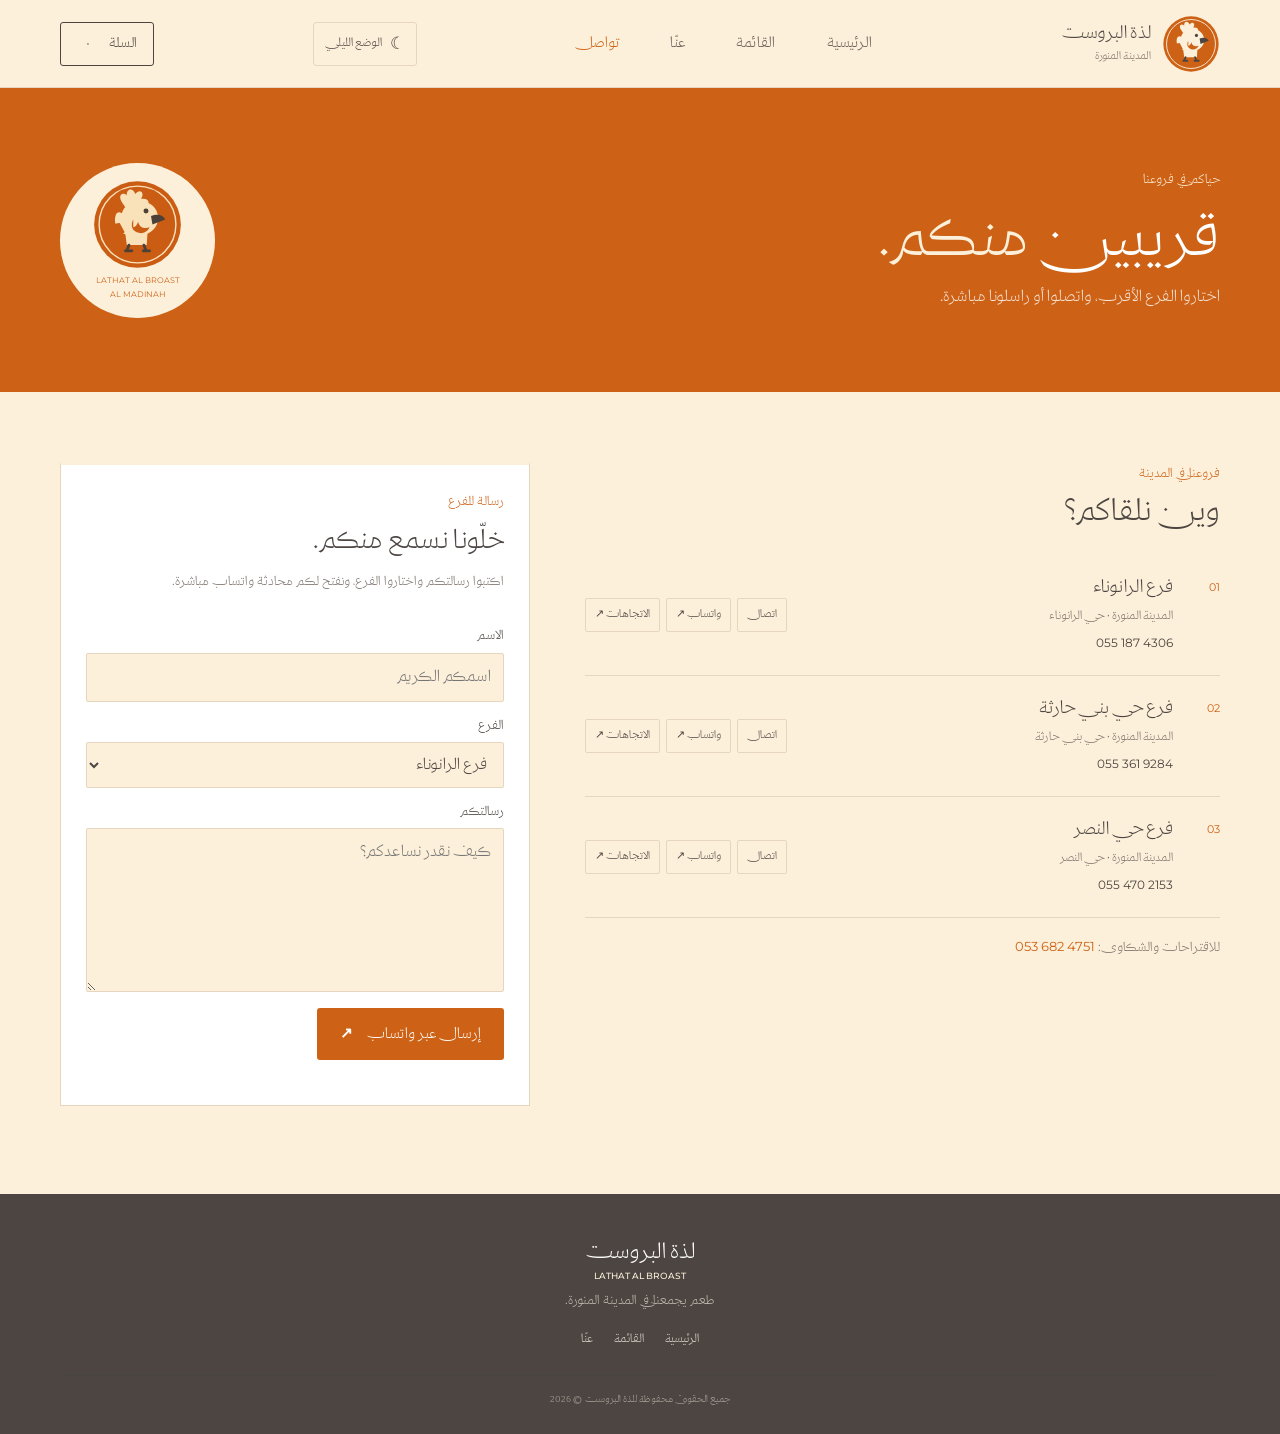
<file: contact.html>
<!doctype html>
<html lang="ar" dir="rtl">
<head>
  <meta charset="utf-8"><meta name="viewport" content="width=device-width, initial-scale=1"><meta name="theme-color" content="#cd6216">
  <meta name="description" content="تواصل مع فروع لذة البروست في المدينة المنورة: الرانوناء، بني حارثة وحي النصر.">
  <title>الفروع والتواصل | لذة البروست</title>
  <link rel="preconnect" href="https://fonts.googleapis.com"><link rel="preconnect" href="https://fonts.gstatic.com" crossorigin><link href="https://fonts.googleapis.com/css2?family=Montserrat:wght@500;600;700;800&display=swap" rel="stylesheet">
  <link rel="stylesheet" href="style.css"><script src="script.js" defer></script>
</head>
<body>
  <header class="site-header"><a class="brand" href="index.html" aria-label="لذة البروست، الرئيسية"><img src="ladhat-logo.svg" alt="شعار لذة البروست"><span class="brand-name">لذة البروست<small>المدينة المنورة</small></span></a><button class="menu-toggle" type="button" aria-expanded="false" aria-controls="main-nav" aria-label="فتح القائمة"><span></span><span></span></button><nav class="main-nav" id="main-nav" aria-label="التنقل الرئيسي"><a href="index.html">الرئيسية</a><a href="menu.html">القائمة</a><a href="about.html">عنّا</a><a class="is-current" href="contact.html">تواصل</a></nav><button class="cart-trigger" type="button" data-open-cart aria-label="فتح سلة الطلبات">السلة <span class="cart-count" data-cart-count>0</span></button></header>
  <main>
    <section class="contact-hero"><div class="section-wrap contact-hero-inner"><div><p class="eyebrow">حياكم في فروعنا</p><h1>قريبين <span>منكم.</span></h1><p>اختاروا الفرع الأقرب، واتصلوا أو راسلونا مباشرة.</p></div><div class="contact-hero-mark"><img src="ladhat-logo.svg" alt="شعار لذة البروست"><span lang="en" dir="ltr">LATHAT AL BROAST<br>AL MADINAH</span></div></div></section>
    <section class="contact-layout section-wrap"><div class="branch-column"><div class="section-heading"><p class="eyebrow">فروعنا في المدينة</p><h2>وين نلقاكم؟</h2></div>
      <article class="branch-card"><span class="branch-number">01</span><div class="branch-info"><h3>فرع الرانوناء</h3><p>المدينة المنورة · حي الرانوناء</p><span class="branch-phone" dir="ltr">055 187 4306</span></div><div class="branch-actions"><a href="tel:+966551874306" aria-label="اتصل بفرع الرانوناء">اتصال</a><a href="https://wa.me/966551874306" target="_blank" rel="noopener">واتساب ↗</a><a href="https://www.google.com/maps/search/?api=1&query=24.4906%2C39.6004" target="_blank" rel="noopener">الاتجاهات ↗</a></div></article>
      <article class="branch-card"><span class="branch-number">02</span><div class="branch-info"><h3>فرع حي بني حارثة</h3><p>المدينة المنورة · حي بني حارثة</p><span class="branch-phone" dir="ltr">055 361 9284</span></div><div class="branch-actions"><a href="tel:+966553619284" aria-label="اتصل بفرع حي بني حارثة">اتصال</a><a href="https://wa.me/966553619284" target="_blank" rel="noopener">واتساب ↗</a><a href="https://www.google.com/maps/search/?api=1&query=24.5203%2C39.6227" target="_blank" rel="noopener">الاتجاهات ↗</a></div></article>
      <article class="branch-card"><span class="branch-number">03</span><div class="branch-info"><h3>فرع حي النصر</h3><p>المدينة المنورة · حي النصر</p><span class="branch-phone" dir="ltr">055 470 2153</span></div><div class="branch-actions"><a href="tel:+966554702153" aria-label="اتصل بفرع حي النصر">اتصال</a><a href="https://wa.me/966554702153" target="_blank" rel="noopener">واتساب ↗</a><a href="https://www.google.com/maps/search/?api=1&query=24.4582%2C39.5791" target="_blank" rel="noopener">الاتجاهات ↗</a></div></article>
      <p class="contact-note">للاقتراحات والشكاوى: <a href="tel:+966536824751" dir="ltr">053 682 4751</a></p>
    </div>
    <form class="contact-form" data-contact-form><p class="eyebrow">رسالة للفرع</p><h2>خلّونا نسمع منكم.</h2><p class="form-intro">اكتبوا رسالتكم واختاروا الفرع، ونفتح لكم محادثة واتساب مباشرة.</p><label for="contact-name">الاسم</label><input id="contact-name" name="name" autocomplete="name" required placeholder="اسمكم الكريم"><label for="contact-branch">الفرع</label><select id="contact-branch" name="branch"><option value="966551874306">فرع الرانوناء</option><option value="966553619284">فرع حي بني حارثة</option><option value="966554702153">فرع حي النصر</option></select><label for="contact-message">رسالتكم</label><textarea id="contact-message" name="message" rows="5" required placeholder="كيف نقدر نساعدكم؟"></textarea><button class="button button-red" type="submit">إرسال عبر واتساب <span aria-hidden="true">↗</span></button><p class="form-status" data-form-status aria-live="polite"></p></form></section>
  </main>
  <footer class="site-footer"><a class="footer-brand" href="index.html">لذة البروست <span lang="en" dir="ltr">LATHAT AL BROAST</span></a><p>طعم يجمعنا في المدينة المنورة.</p><div class="footer-links"><a href="index.html">الرئيسية</a><a href="menu.html">القائمة</a><a href="about.html">عنّا</a></div><small>جميع الحقوق محفوظة للذة البروست © <span data-year></span></small></footer>
  <dialog class="cart-dialog" data-cart-dialog aria-labelledby="cart-title"><div class="cart-panel"><div class="cart-heading"><div><p class="eyebrow">طلبكم يبدأ من هنا</p><h2 id="cart-title">سلة الطلبات <span data-cart-count>0</span></h2></div><button class="icon-close" type="button" data-close-cart aria-label="إغلاق السلة">×</button></div><div class="cart-items" data-cart-items></div><div class="cart-empty" data-cart-empty><span aria-hidden="true">＋</span><p>السلة تنتظر اختياراتكم</p><a href="menu.html">روحوا للقائمة</a></div><div class="cart-checkout"><label for="cart-branch">اختاروا الفرع</label><select id="cart-branch" data-branch-select><option value="966551874306">فرع الرانوناء</option><option value="966553619284">فرع حي بني حارثة</option><option value="966554702153">فرع حي النصر</option></select><div class="cart-total"><span>الإجمالي</span><strong data-cart-total>0 ر.س</strong></div><button class="button button-red checkout-button" type="button" data-checkout>إرسال الطلب عبر واتساب <span aria-hidden="true">↗</span></button><p class="cart-hint">سيتم فتح واتساب لإرسال تفاصيل طلبكم للفرع المختار.</p></div></div></dialog>
</body>
</html>
</file>
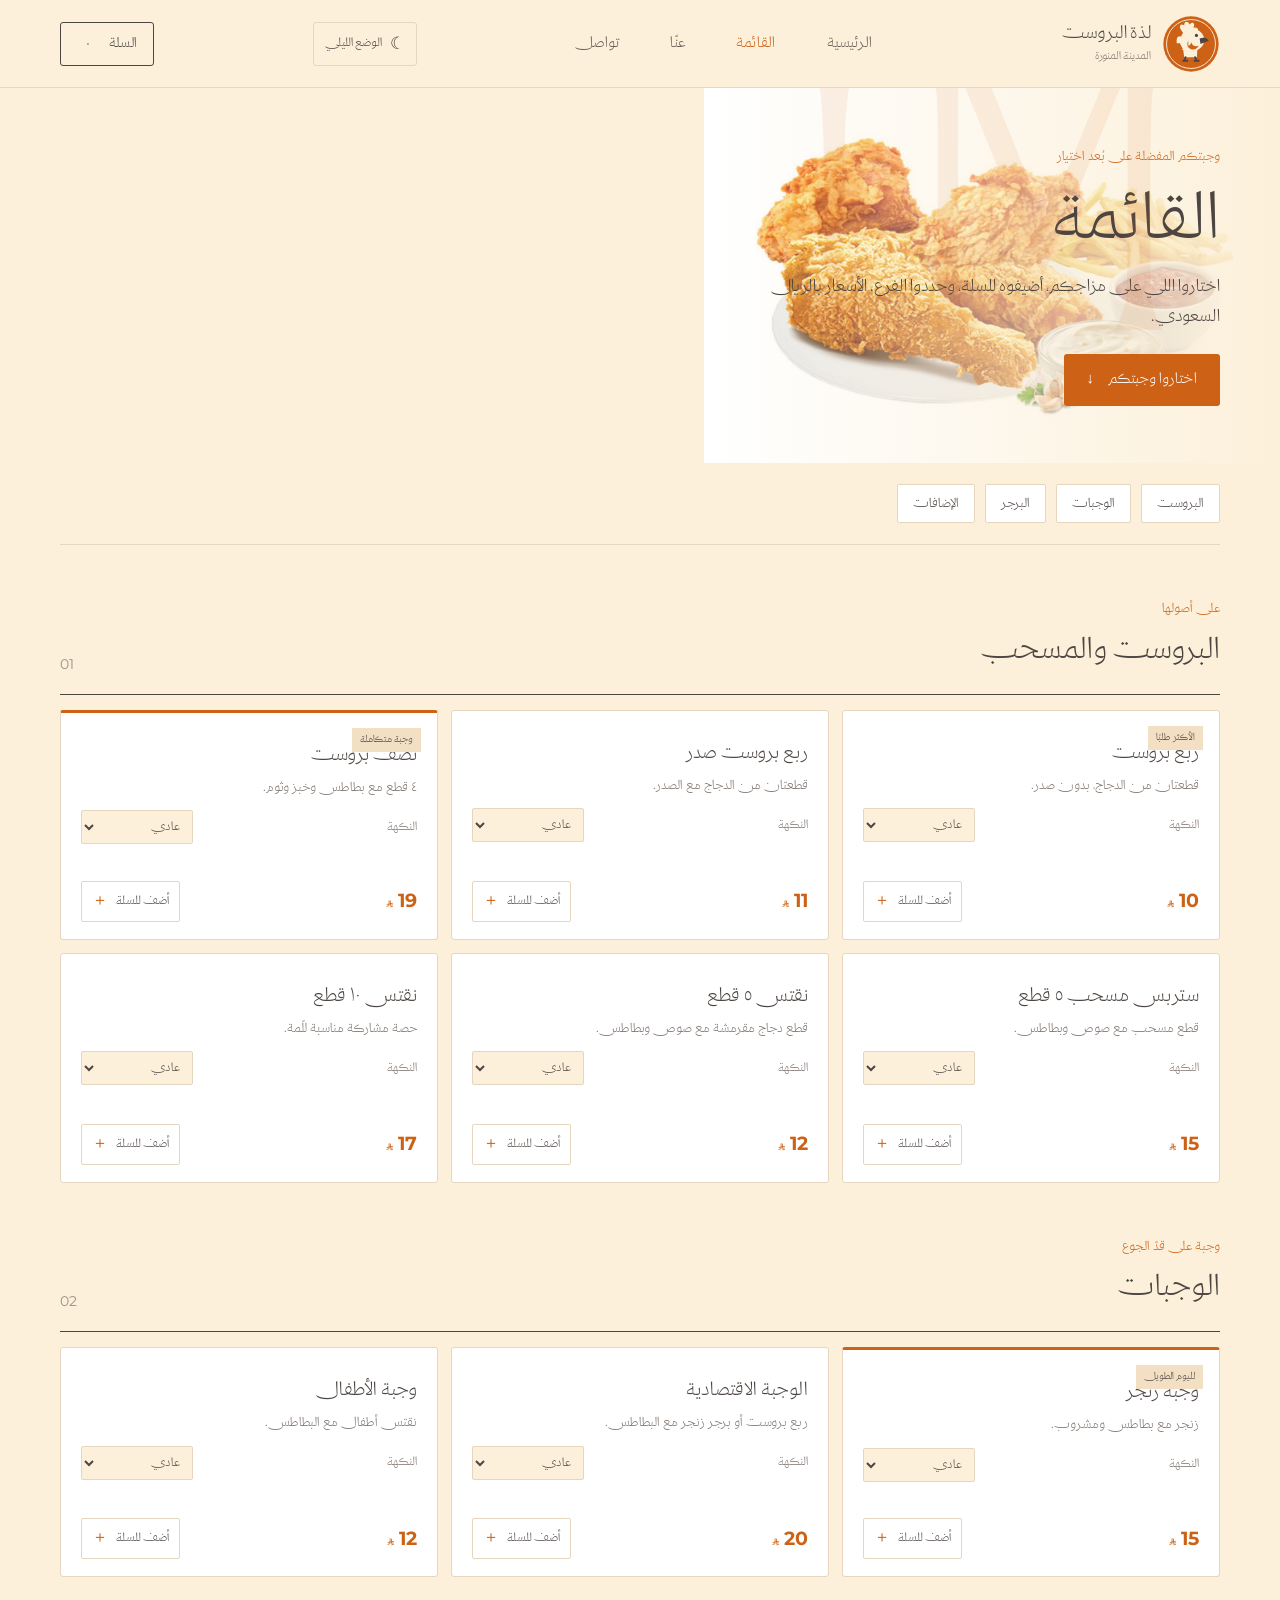
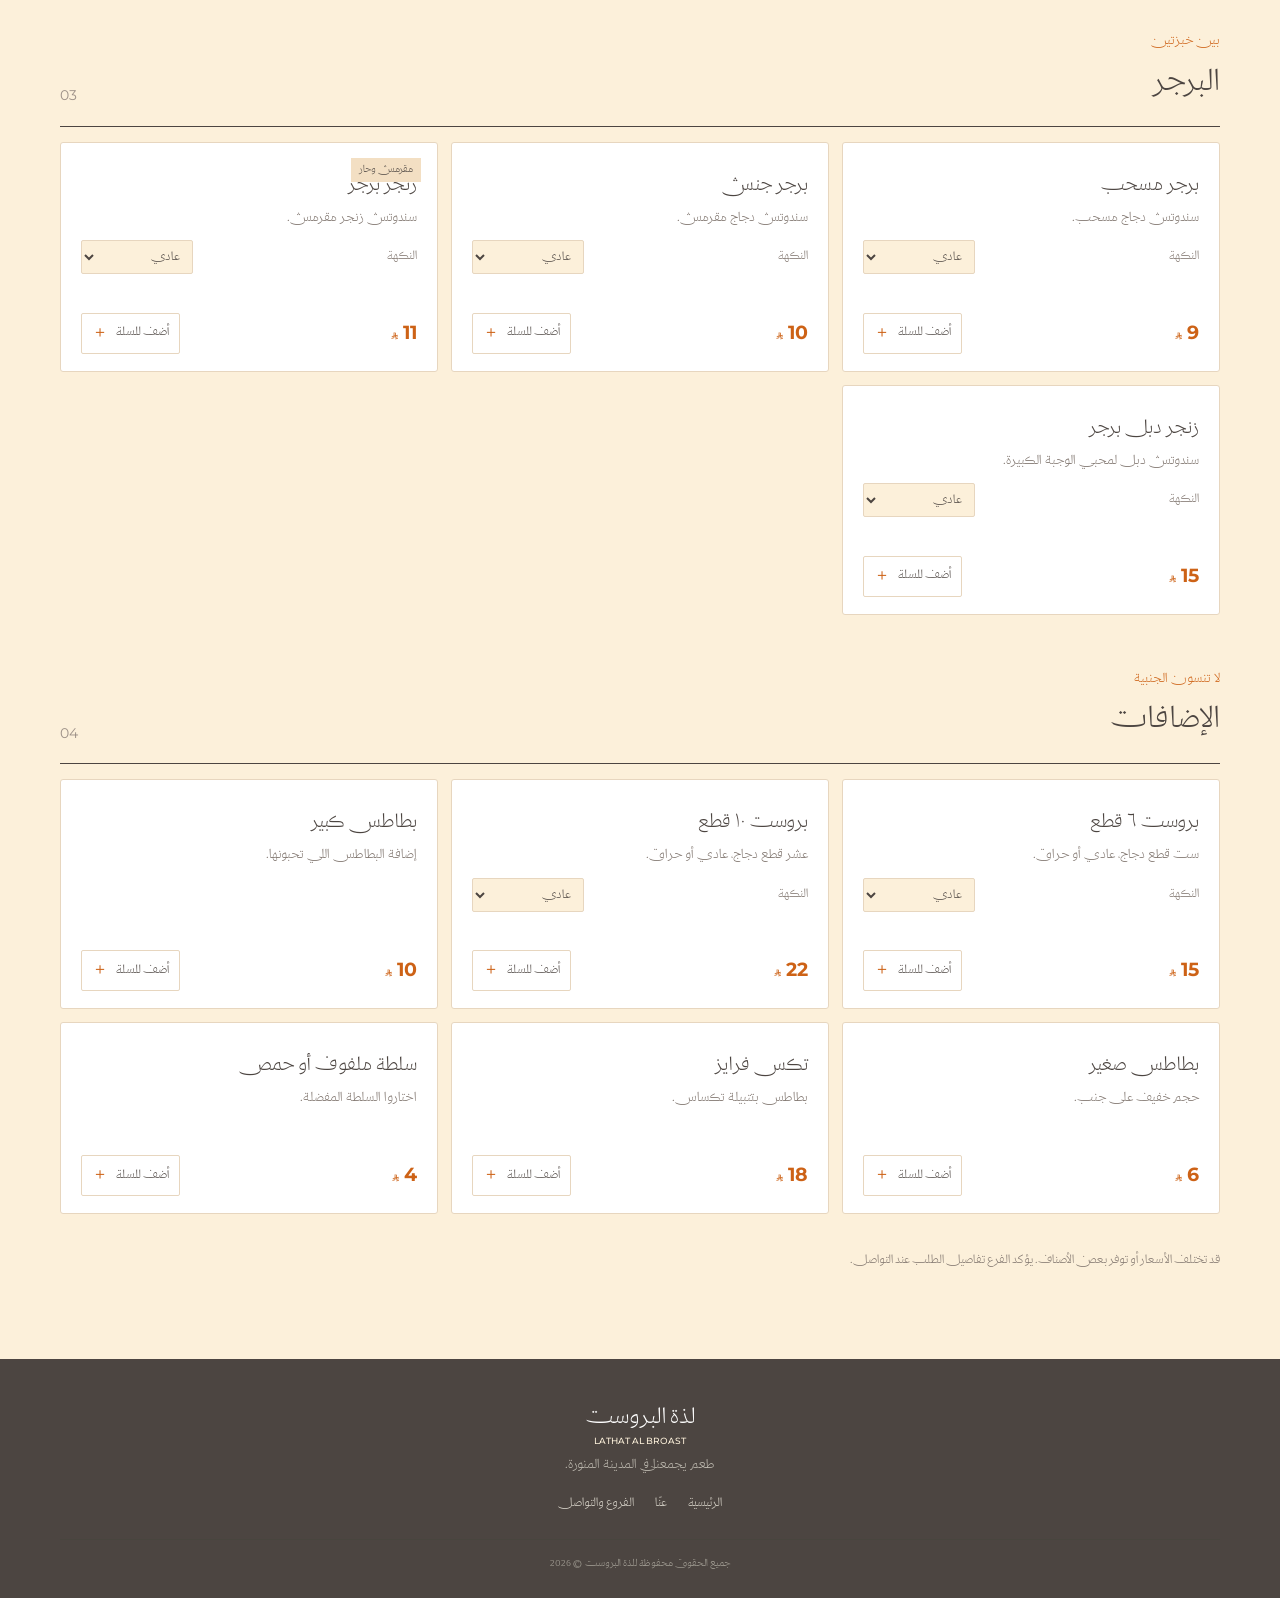
<file: menu.html>
<!doctype html>
<html lang="ar" dir="rtl">
<head>
  <meta charset="utf-8"><meta name="viewport" content="width=device-width, initial-scale=1"><meta name="theme-color" content="#cd6216">
  <meta name="description" content="قائمة لذة البروست في المدينة المنورة: بروست، مسحب، برجر ووجبات عائلية بأسعار واضحة.">
  <title>القائمة | لذة البروست</title>
  <link rel="preconnect" href="https://fonts.googleapis.com"><link rel="preconnect" href="https://fonts.gstatic.com" crossorigin><link href="https://fonts.googleapis.com/css2?family=Montserrat:wght@500;600;700;800&display=swap" rel="stylesheet">
  <link rel="stylesheet" href="style.css"><script src="script.js" defer></script>
</head>
<body>
  <header class="site-header"><a class="brand" href="index.html" aria-label="لذة البروست، الرئيسية"><img src="ladhat-logo.svg" alt="شعار لذة البروست"><span class="brand-name">لذة البروست<small>المدينة المنورة</small></span></a><button class="menu-toggle" type="button" aria-expanded="false" aria-controls="main-nav" aria-label="فتح القائمة"><span></span><span></span></button><nav class="main-nav" id="main-nav" aria-label="التنقل الرئيسي"><a href="index.html">الرئيسية</a><a class="is-current" href="menu.html">القائمة</a><a href="about.html">عنّا</a><a href="contact.html">تواصل</a></nav><button class="cart-trigger" type="button" data-open-cart aria-label="فتح سلة الطلبات">السلة <span class="cart-count" data-cart-count>0</span></button></header>
  <main>
    <section class="page-hero menu-hero"><div class="section-wrap page-hero-inner"><p class="eyebrow">وجبتكم المفضلة على بُعد اختيار</p><h1>القائمة</h1><p>اختاروا اللي على مزاجكم، أضيفوه للسلة، وحددوا الفرع. الأسعار بالريال السعودي.</p><a class="button button-red" href="#menu-list">اختاروا وجبتكم <span aria-hidden="true">↓</span></a><span class="page-hero-scribble" aria-hidden="true">M!</span></div><div class="menu-hero-image"><img src="نص.jpg" alt="وجبة بروست مع البطاطس"></div></section>
    <nav class="menu-categories section-wrap" aria-label="أقسام القائمة"><a href="#broast">البروست</a><a href="#meals">الوجبات</a><a href="#burgers">البرجر</a><a href="#sides">الإضافات</a></nav>
    <div class="section-wrap menu-content" id="menu-list">
      <section class="menu-section" id="broast"><div class="menu-section-heading"><div><p class="eyebrow">على أصولها</p><h2>البروست والمسحب</h2></div><span>01</span></div><div class="product-grid">
        <article class="product-card"><div class="product-mark">الأكثر طلبًا</div><h3>ربع بروست</h3><p>قطعتان من الدجاج، بدون صدر.</p><div class="product-buy"><strong>10 <small>ر.س</small></strong><button type="button" data-add-to-cart data-id="quarter" data-name="ربع بروست" data-price="10">أضف للسلة <span>＋</span></button></div></article>
        <article class="product-card"><h3>ربع بروست صدر</h3><p>قطعتان من الدجاج مع الصدر.</p><div class="product-buy"><strong>11 <small>ر.س</small></strong><button type="button" data-add-to-cart data-id="quarter-breast" data-name="ربع بروست صدر" data-price="11">أضف للسلة <span>＋</span></button></div></article>
        <article class="product-card product-card-highlight"><div class="product-mark">وجبة متكاملة</div><h3>نصف بروست</h3><p>٤ قطع مع بطاطس وخبز وثوم.</p><div class="product-buy"><strong>19 <small>ر.س</small></strong><button type="button" data-add-to-cart data-id="half-broast" data-name="نصف بروست" data-price="19">أضف للسلة <span>＋</span></button></div></article>
        <article class="product-card"><h3>ستربس مسحب ٥ قطع</h3><p>قطع مسحب مع صوص وبطاطس.</p><div class="product-buy"><strong>15 <small>ر.س</small></strong><button type="button" data-add-to-cart data-id="strips-5" data-name="ستربس مسحب ٥ قطع" data-price="15">أضف للسلة <span>＋</span></button></div></article>
        <article class="product-card"><h3>نقتس ٥ قطع</h3><p>قطع دجاج مقرمشة مع صوص وبطاطس.</p><div class="product-buy"><strong>12 <small>ر.س</small></strong><button type="button" data-add-to-cart data-id="nuggets-5" data-name="نقتس ٥ قطع" data-price="12">أضف للسلة <span>＋</span></button></div></article>
        <article class="product-card"><h3>نقتس ١٠ قطع</h3><p>حصة مشاركة مناسبة للّمة.</p><div class="product-buy"><strong>17 <small>ر.س</small></strong><button type="button" data-add-to-cart data-id="nuggets-10" data-name="نقتس ١٠ قطع" data-price="17">أضف للسلة <span>＋</span></button></div></article>
      </div></section>
      <section class="menu-section" id="meals"><div class="menu-section-heading"><div><p class="eyebrow">وجبة على قدّ الجوع</p><h2>الوجبات</h2></div><span>02</span></div><div class="product-grid">
        <article class="product-card product-card-highlight"><div class="product-mark">لليوم الطويل</div><h3>وجبة زنجر</h3><p>زنجر مع بطاطس ومشروب.</p><div class="product-buy"><strong>15 <small>ر.س</small></strong><button type="button" data-add-to-cart data-id="zinger-meal" data-name="وجبة زنجر" data-price="15">أضف للسلة <span>＋</span></button></div></article>
        <article class="product-card"><h3>الوجبة الاقتصادية</h3><p>ربع بروست أو برجر زنجر مع البطاطس.</p><div class="product-buy"><strong>20 <small>ر.س</small></strong><button type="button" data-add-to-cart data-id="economy-meal" data-name="الوجبة الاقتصادية" data-price="20">أضف للسلة <span>＋</span></button></div></article>
        <article class="product-card"><h3>وجبة الأطفال</h3><p>نقتس أطفال مع البطاطس.</p><div class="product-buy"><strong>12 <small>ر.س</small></strong><button type="button" data-add-to-cart data-id="kids-meal" data-name="وجبة الأطفال" data-price="12">أضف للسلة <span>＋</span></button></div></article>
      </div></section>
      <section class="menu-section" id="burgers"><div class="menu-section-heading"><div><p class="eyebrow">بين خبزتين</p><h2>البرجر</h2></div><span>03</span></div><div class="product-grid">
        <article class="product-card"><h3>برجر مسحب</h3><p>سندوتش دجاج مسحب.</p><div class="product-buy"><strong>9 <small>ر.س</small></strong><button type="button" data-add-to-cart data-id="mosaheb-burger" data-name="برجر مسحب" data-price="9">أضف للسلة <span>＋</span></button></div></article>
        <article class="product-card"><h3>برجر جنش</h3><p>سندوتش دجاج مقرمش.</p><div class="product-buy"><strong>10 <small>ر.س</small></strong><button type="button" data-add-to-cart data-id="chicken-burger" data-name="برجر جنش" data-price="10">أضف للسلة <span>＋</span></button></div></article>
        <article class="product-card"><div class="product-mark">مقرمش وحار</div><h3>زنجر برجر</h3><p>سندوتش زنجر مقرمش.</p><div class="product-buy"><strong>11 <small>ر.س</small></strong><button type="button" data-add-to-cart data-id="zinger-burger" data-name="زنجر برجر" data-price="11">أضف للسلة <span>＋</span></button></div></article>
        <article class="product-card"><h3>زنجر دبل برجر</h3><p>سندوتش دبل لمحبي الوجبة الكبيرة.</p><div class="product-buy"><strong>15 <small>ر.س</small></strong><button type="button" data-add-to-cart data-id="double-zinger" data-name="زنجر دبل برجر" data-price="15">أضف للسلة <span>＋</span></button></div></article>
      </div></section>
      <section class="menu-section" id="sides"><div class="menu-section-heading"><div><p class="eyebrow">لا تنسون الجنبية</p><h2>الإضافات</h2></div><span>04</span></div><div class="product-grid">
        <article class="product-card"><h3>بروست ٦ قطع</h3><p>ست قطع دجاج، عادي أو حراق.</p><div class="product-buy"><strong>15 <small>ر.س</small></strong><button type="button" data-add-to-cart data-id="broast-6" data-name="بروست ٦ قطع" data-price="15">أضف للسلة <span>＋</span></button></div></article>
        <article class="product-card"><h3>بروست ١٠ قطع</h3><p>عشر قطع دجاج، عادي أو حراق.</p><div class="product-buy"><strong>22 <small>ر.س</small></strong><button type="button" data-add-to-cart data-id="broast-10" data-name="بروست ١٠ قطع" data-price="22">أضف للسلة <span>＋</span></button></div></article>
        <article class="product-card"><h3>بطاطس كبير</h3><p>إضافة البطاطس اللي تحبونها.</p><div class="product-buy"><strong>10 <small>ر.س</small></strong><button type="button" data-add-to-cart data-id="fries-large" data-name="بطاطس كبير" data-price="10">أضف للسلة <span>＋</span></button></div></article>
        <article class="product-card"><h3>بطاطس صغير</h3><p>حجم خفيف على جنب.</p><div class="product-buy"><strong>6 <small>ر.س</small></strong><button type="button" data-add-to-cart data-id="fries-small" data-name="بطاطس صغير" data-price="6">أضف للسلة <span>＋</span></button></div></article>
        <article class="product-card"><h3>تكس فرايز</h3><p>بطاطس بتتبيلة تكساس.</p><div class="product-buy"><strong>18 <small>ر.س</small></strong><button type="button" data-add-to-cart data-id="tex-fries" data-name="تكس فرايز" data-price="18">أضف للسلة <span>＋</span></button></div></article>
        <article class="product-card"><h3>سلطة ملفوف أو حمص</h3><p>اختاروا السلطة المفضلة.</p><div class="product-buy"><strong>4 <small>ر.س</small></strong><button type="button" data-add-to-cart data-id="salad" data-name="سلطة ملفوف أو حمص" data-price="4">أضف للسلة <span>＋</span></button></div></article>
      </div></section>
      <p class="menu-disclaimer">قد تختلف الأسعار أو توفر بعض الأصناف. يؤكد الفرع تفاصيل الطلب عند التواصل.</p>
    </div>
  </main>
  <footer class="site-footer"><a class="footer-brand" href="index.html">لذة البروست <span lang="en" dir="ltr">LATHAT AL BROAST</span></a><p>طعم يجمعنا في المدينة المنورة.</p><div class="footer-links"><a href="index.html">الرئيسية</a><a href="about.html">عنّا</a><a href="contact.html">الفروع والتواصل</a></div><small>جميع الحقوق محفوظة للذة البروست © <span data-year></span></small></footer>
  <dialog class="cart-dialog" data-cart-dialog aria-labelledby="cart-title"><div class="cart-panel"><div class="cart-heading"><div><p class="eyebrow">طلبكم يبدأ من هنا</p><h2 id="cart-title">سلة الطلبات <span data-cart-count>0</span></h2></div><button class="icon-close" type="button" data-close-cart aria-label="إغلاق السلة">×</button></div><div class="cart-items" data-cart-items></div><div class="cart-empty" data-cart-empty><span aria-hidden="true">＋</span><p>السلة تنتظر اختياراتكم</p><a href="menu.html">روحوا للقائمة</a></div><div class="cart-checkout"><label for="cart-branch">اختاروا الفرع</label><select id="cart-branch" data-branch-select><option value="966551874306">فرع الرانوناء</option><option value="966553619284">فرع حي بني حارثة</option><option value="966554702153">فرع حي النصر</option></select><div class="cart-total"><span>الإجمالي</span><strong data-cart-total>0 ر.س</strong></div><button class="button button-red checkout-button" type="button" data-checkout>إرسال الطلب عبر واتساب <span aria-hidden="true">↗</span></button><p class="cart-hint">سيتم فتح واتساب لإرسال تفاصيل طلبكم للفرع المختار.</p></div></div></dialog>
</body>
</html>
</file>
<file: style.css>
@font-face {
  font-family: "Hayyakum";
  src: url("Elgharib-Hayyakum-Allah-Taweel-Light.ttf") format("truetype");
  font-style: normal;
  font-weight: 300 800;
  font-display: swap;
}

:root {
  color-scheme: light;
  --red: #cd6216;
  --red-dark: #a94e11;
  --yellow: #fcf0da;
  --yellow-soft: #f3dfc3;
  --ink: #4c4541;
  --muted: #7c716a;
  --paper: #fcf0da;
  --line: #e7d6bf;
  --green: #4c4541;
  --font-ar: "Hayyakum", "Tahoma", sans-serif;
  --font-en: "Montserrat", sans-serif;
}

* { box-sizing: border-box; }
html { scroll-behavior: smooth; scroll-padding-block-start: 5rem; }
body { margin: 0; color: var(--ink); background: var(--paper); font-family: var(--font-ar); font-size: 16px; line-height: 1.8; }
body:has(.cart-dialog[open]) { overflow: hidden; }
button, input, select, textarea { font: inherit; }
button, a { -webkit-tap-highlight-color: transparent; }
a { color: inherit; text-decoration: none; }
button { color: inherit; }
img { display: block; max-inline-size: 100%; }
::selection { color: var(--ink); background: var(--yellow); }
.section-wrap { inline-size: min(1160px, calc(100% - 56px)); margin-inline: auto; }
.site-header { position: relative; z-index: 10; display: flex; align-items: center; justify-content: space-between; min-block-size: 88px; padding-inline: max(28px, calc((100vw - 1160px) / 2)); background: var(--paper); border-block-end: 1px solid var(--line); }
.brand { display: inline-flex; align-items: center; gap: 11px; min-inline-size: 190px; }
.brand img { inline-size: 58px; block-size: 58px; object-fit: contain; }
.brand-name { display: grid; font-size: 18px; font-weight: 700; line-height: 1.25; }
.brand-name small { margin-block-start: 4px; color: var(--muted); font-size: 11px; font-weight: 400; }
.main-nav { display: flex; align-items: center; gap: clamp(22px, 4vw, 52px); }
.main-nav a { position: relative; padding-block: 11px; color: #655c56; font-size: 15px; transition: color 160ms ease; }
.main-nav a:hover, .main-nav a.is-current { color: var(--red); }
.main-nav a.is-current::after { position: absolute; inset-inline-start: 0; inset-block-end: 3px; inline-size: 15px; block-size: 3px; background: var(--yellow); content: ""; }
.cart-trigger { display: inline-flex; align-items: center; gap: 10px; min-block-size: 44px; padding-inline: 16px; border: 1px solid var(--ink); border-radius: 3px; background: transparent; font-size: 14px; cursor: pointer; transition: background 160ms ease, color 160ms ease; }
.cart-trigger:hover { color: white; background: var(--ink); }
.cart-count { display: inline-grid; place-items: center; min-inline-size: 22px; block-size: 22px; padding-inline: 5px; border-radius: 50%; color: var(--ink); background: var(--yellow); font-family: var(--font-en); font-size: 11px; line-height: 1; }
.menu-toggle { display: none; }

.hero { position: relative; display: grid; grid-template-columns: 1fr 1fr; align-items: center; min-block-size: 590px; padding-block: 58px 72px; }
.hero-copy { z-index: 1; max-inline-size: 530px; padding-block-end: 18px; animation: rise-in 650ms both; }
.eyebrow { display: flex; align-items: center; gap: 9px; margin: 0 0 14px; color: var(--red); font-size: 13px; font-weight: 600; }
.eyebrow-dot { inline-size: 8px; block-size: 8px; border-radius: 50%; background: var(--yellow); box-shadow: 0 0 0 4px rgb(252 240 218 / 70%); }
.hero h1, .page-hero h1, .contact-hero h1 { margin: 0; font-size: clamp(52px, 6.5vw, 84px); font-weight: 700; line-height: 1.18; }
.hero h1 span, .section-heading h2 span, .review-intro h2 span, .story-copy h2 span, .about-cta h2 span, .contact-hero h1 span { color: var(--red); }
.hero-lead { max-inline-size: 440px; margin: 24px 0 27px; color: #635a55; font-size: 18px; line-height: 2; }
.hero-actions { display: flex; align-items: center; flex-wrap: wrap; gap: 22px; }
.button { display: inline-flex; align-items: center; justify-content: center; gap: 14px; min-block-size: 52px; padding: 11px 22px; border: 1px solid transparent; border-radius: 3px; font-size: 15px; font-weight: 600; cursor: pointer; transition: transform 160ms ease, background 160ms ease, color 160ms ease; }
.button:hover { transform: translateY(-2px); }
.button-red { color: white; background: var(--red); }
.button-red:hover { background: var(--red-dark); }
.text-link { display: inline-flex; align-items: center; gap: 10px; border-block-end: 1px solid var(--yellow); font-size: 14px; }
.text-link:hover { color: var(--red); }
.hero-note { display: flex; align-items: center; gap: 12px; margin-block-start: 62px; color: #6b615b; font-size: 12px; }
.note-mark { display: grid; place-items: center; inline-size: 32px; block-size: 32px; border-radius: 50%; color: var(--red); background: var(--yellow); font-size: 19px; }
.hero-note b { display: block; color: var(--ink); font-family: var(--font-en); font-size: 8px; letter-spacing: 0; }
.note-divider { inline-size: 1px; block-size: 23px; background: var(--line); }
.hero-visual { position: relative; min-block-size: 460px; animation: rise-in 700ms 120ms both; }
.hero-visual > img { position: absolute; z-index: 1; inset-block-start: 38px; inset-inline: -32px -50px; inline-size: calc(100% + 82px); block-size: 380px; object-fit: contain; mix-blend-mode: multiply; }
.hero-sun { position: absolute; inset-block-start: 43px; inset-inline-start: 45px; inline-size: 360px; aspect-ratio: 1; border-radius: 50%; background: var(--yellow); }
.hero-sun::after { position: absolute; inset: 19px; border: 1px solid rgb(76 69 65 / 16%); border-radius: 50%; content: ""; }
.hero-stamp { position: absolute; z-index: 2; inset-block-start: 8px; inset-inline-start: 5px; display: grid; place-items: center; inline-size: 97px; aspect-ratio: 1; transform: rotate(-11deg); border: 1px solid var(--red); border-radius: 50%; color: var(--red); background: var(--paper); font-size: 14px; line-height: 1.3; text-align: center; }
.hero-caption { position: absolute; z-index: 2; inset-inline-end: 3px; inset-block-end: 13px; display: flex; align-items: center; gap: 9px; font-size: 12px; }
.caption-line { inline-size: 29px; block-size: 2px; background: var(--red); }
.hero-index { position: absolute; inset-inline-start: 0; inset-block-end: 28px; color: #93877e; font-family: var(--font-en); font-size: 10px; }

.features { padding-block: 63px 100px; }
.section-heading { margin-block-end: 34px; }
.section-heading .eyebrow { margin-block-end: 6px; }
.section-heading h2 { margin: 0; font-size: 38px; line-height: 1.4; }
.feature-grid { display: grid; grid-template-columns: repeat(3, 1fr); border-block: 1px solid var(--line); }
.feature-item { position: relative; min-block-size: 218px; padding: 28px 24px 28px 35px; border-inline-start: 1px solid var(--line); }
.feature-item:last-child { border-inline-start: 0; }
.feature-number { position: absolute; inset-inline-start: 24px; inset-block-start: 27px; color: #93877e; font-family: var(--font-en); font-size: 11px; }
.feature-icon { display: grid; place-items: center; inline-size: 43px; block-size: 43px; border-radius: 50%; font-family: var(--font-en); font-size: 21px; }
.feature-icon-red { color: var(--red); background: #f3dfc3; }
.feature-icon-yellow { color: var(--ink); background: var(--yellow); }
.feature-icon-green { color: white; background: var(--green); }
.feature-item h3 { margin: 16px 0 6px; font-size: 19px; }
.feature-item p { max-inline-size: 290px; margin: 0; color: var(--muted); font-size: 14px; line-height: 1.9; }

.gallery-band { padding-block: 76px 85px; color: white; background: var(--ink); }
.gallery-wrap { display: grid; grid-template-columns: .7fr 1.3fr; align-items: start; gap: 54px; }
.gallery-heading { position: sticky; inset-block-start: 35px; margin-block-start: 16px; }
.gallery-heading .eyebrow { color: var(--yellow); }
.gallery-heading h2 { margin-block-end: 24px; font-size: 39px; }
.gallery-heading h2 span { color: var(--yellow); }
.gallery-grid { display: grid; grid-template-columns: 1fr 1fr; grid-template-rows: 220px 220px; gap: 14px; }
.gallery-photo { position: relative; overflow: hidden; margin: 0; background: #4c4541; }
.gallery-photo img { inline-size: 100%; block-size: 100%; object-fit: cover; transition: transform 450ms ease; }
.gallery-photo:hover img { transform: scale(1.045); }
.gallery-photo::after { position: absolute; inset: 35% 0 0; background: linear-gradient(transparent, rgb(0 0 0 / 67%)); content: ""; }
.gallery-photo figcaption { position: absolute; z-index: 1; inset-inline-start: 17px; inset-block-end: 13px; font-size: 14px; }
.gallery-photo-tall { grid-row: span 2; }
.gallery-photo-red img { object-fit: contain; background: white; }

.reviews { display: grid; grid-template-columns: .7fr 1.3fr; gap: 72px; padding-block: 96px 102px; }
.review-intro h2 { margin: 0; font-size: 42px; line-height: 1.45; }
.review-intro > p:not(.eyebrow) { max-inline-size: 330px; margin: 13px 0 19px; color: var(--muted); }
.button-outline { min-block-size: 44px; padding-inline: 17px; border-color: var(--line); background: transparent; }
.button-outline:hover { border-color: var(--red); color: var(--red); }
.review-list { display: grid; grid-template-columns: 1fr 1fr; gap: 24px; align-content: center; }
.review-card { position: relative; min-block-size: 190px; padding: 22px 24px; border-block-start: 2px solid var(--yellow); background: white; }
.review-prompt-index { color: var(--red); font-family: var(--font-en); font-size: 11px; }
.review-card h3 { margin: 12px 0 4px; font-size: 18px; }
.review-card p { margin: 0 0 15px; color: var(--muted); font-size: 13px; }
.review-card a { display: inline-flex; align-items: center; gap: 8px; border-block-end: 1px solid var(--yellow); font-size: 12px; }
.review-card a:hover { color: var(--red); }
.closing-band { color: white; background: var(--red); }
.closing-inner { display: flex; align-items: center; justify-content: space-between; min-block-size: 255px; padding-block: 35px; }
.closing-inner .eyebrow { color: var(--yellow); }
.closing-inner h2 { margin: 0; font-size: 35px; line-height: 1.45; }
.button-light { color: var(--ink); background: var(--yellow); }
.button-light:hover { background: white; }

.page-hero { position: relative; overflow: hidden; min-block-size: 375px; background: var(--yellow); }
.page-hero-inner { position: relative; z-index: 2; display: flex; flex-direction: column; align-items: flex-start; justify-content: center; min-block-size: 375px; padding-block: 42px; }
.page-hero .eyebrow { color: var(--red); }
.page-hero h1 { font-size: 66px; }
.page-hero-inner > p:not(.eyebrow) { max-inline-size: 520px; margin: 11px 0 21px; color: #4c4541; font-size: 17px; }
.page-hero-scribble { position: absolute; inset-inline-start: 2%; inset-block-start: -77px; color: rgb(205 98 22 / 9%); font-size: 420px; line-height: 1; }
.menu-hero-image { position: absolute; inset-block: 0; inset-inline-start: 0; inline-size: 45%; }
.menu-hero-image::after { position: absolute; inset: 0; background: linear-gradient(90deg, transparent, var(--yellow)); content: ""; }
.menu-hero-image img { inline-size: 100%; block-size: 100%; object-fit: cover; }
.menu-categories { display: flex; align-items: center; gap: 10px; overflow-x: auto; padding-block: 21px; border-block-end: 1px solid var(--line); scrollbar-width: thin; }
.menu-categories a { flex: 0 0 auto; padding: 7px 15px; border: 1px solid var(--line); border-radius: 2px; background: white; font-size: 13px; transition: border-color 160ms ease, color 160ms ease; }
.menu-categories a:hover { border-color: var(--red); color: var(--red); }
.menu-content { padding-block-end: 75px; }
.menu-section { padding-block-start: 52px; scroll-margin-block-start: 28px; }
.menu-section-heading { display: flex; align-items: end; justify-content: space-between; padding-block-end: 17px; border-block-end: 1px solid var(--ink); }
.menu-section-heading .eyebrow { margin-block-end: 2px; }
.menu-section-heading h2 { margin: 0; font-size: 30px; }
.menu-section-heading > span { color: #9d9188; font-family: var(--font-en); font-size: 14px; }
.product-grid { display: grid; grid-template-columns: repeat(3, minmax(0, 1fr)); gap: 13px; padding-block-start: 15px; }
.product-card { position: relative; display: flex; flex-direction: column; min-block-size: 192px; padding: 22px 20px 17px; border: 1px solid var(--line); border-radius: 3px; background: white; transition: border-color 180ms ease, transform 180ms ease; }
.product-card:hover { transform: translateY(-3px); border-color: #cfaf90; }
.product-card-highlight { border-block-start: 3px solid var(--red); }
.product-mark { position: absolute; inset-inline-start: 16px; inset-block-start: 15px; padding: 3px 8px; background: var(--yellow-soft); font-size: 10px; }
.product-card h3 { margin: 3px 0 4px; font-size: 19px; }
.product-card p { margin: 0; color: var(--muted); font-size: 13px; }
.product-buy { display: flex; align-items: center; justify-content: space-between; gap: 10px; margin-block-start: auto; padding-block-start: 18px; }
.product-buy > strong { color: var(--red); font-family: var(--font-en), var(--font-ar); font-size: 19px; }
.product-buy > strong small { font-family: var(--font-ar); font-size: 11px; font-weight: 400; }
.product-buy button { display: inline-flex; align-items: center; gap: 8px; min-block-size: 36px; padding: 5px 10px; border: 1px solid var(--line); border-radius: 2px; background: white; font-size: 12px; cursor: pointer; transition: color 150ms ease, border-color 150ms ease, background 150ms ease; }
.product-buy button:hover { border-color: var(--red); color: white; background: var(--red); }
.product-buy button span { color: var(--red); font-size: 16px; }
.product-buy button:hover span { color: var(--yellow); }
.menu-disclaimer { margin-block-start: 36px; color: var(--muted); font-size: 12px; }

.about-hero { background: #fcf0da; }
.about-hero-image { position: absolute; inset-block: 0; inset-inline-start: 0; inline-size: 46%; }
.about-hero-image::after { position: absolute; inset: 0; background: linear-gradient(90deg, transparent, #fcf0da); content: ""; }
.about-hero-image img { inline-size: 100%; block-size: 100%; object-fit: cover; }
.about-story { display: grid; grid-template-columns: .5fr 1.1fr .7fr; align-items: center; gap: 35px; min-block-size: 420px; padding-block: 70px; }
.story-label { align-self: start; padding-block-start: 16px; }
.story-label > span { color: var(--red); font-family: var(--font-en); font-size: 13px; }
.story-copy h2 { margin: 0 0 20px; font-size: 47px; line-height: 1.4; }
.story-copy > p { max-inline-size: 510px; color: var(--muted); font-size: 15px; line-height: 2; }
.story-stamp { display: grid; justify-items: center; gap: 8px; justify-self: end; inline-size: 178px; padding: 16px; border: 1px solid #d4c2aa; border-radius: 50%; aspect-ratio: 1; }
.story-stamp img { inline-size: 91px; block-size: 91px; object-fit: contain; }
.story-stamp span { color: var(--red); font-family: var(--font-en); font-size: 8px; text-align: center; }
.values-band { padding-block: 68px 78px; background: #f3e5cd; }
.values-inner .section-heading { margin-block-end: 28px; }
.values-grid { display: grid; grid-template-columns: repeat(3, 1fr); border-block: 1px solid #d4c2aa; }
.values-grid article { min-block-size: 158px; padding: 21px 23px; border-inline-start: 1px solid #d4c2aa; }
.values-grid article:last-child { border-inline-start: 0; }
.values-grid article > span { color: var(--red); font-family: var(--font-en); font-size: 11px; }
.values-grid h3 { margin: 7px 0 3px; font-size: 18px; }
.values-grid p { margin: 0; color: var(--muted); font-size: 13px; }
.about-cta { display: flex; align-items: center; justify-content: space-between; min-block-size: 250px; padding-block: 38px; }
.about-cta .eyebrow { margin-block-end: 5px; }
.about-cta h2 { margin: 0; font-size: 36px; }

.contact-hero { color: white; background: var(--red); }
.contact-hero-inner { display: flex; align-items: center; justify-content: space-between; min-block-size: 304px; padding-block: 38px; }
.contact-hero .eyebrow { color: var(--yellow); }
.contact-hero h1 { font-size: 59px; }
.contact-hero h1 span { color: var(--yellow); }
.contact-hero-inner > div:first-child > p:last-child { margin: 8px 0 0; color: rgb(255 255 255 / 83%); }
.contact-hero-mark { display: grid; justify-items: center; gap: 3px; inline-size: 155px; block-size: 155px; place-content: center; border-radius: 50%; background: var(--yellow); }
.contact-hero-mark img { inline-size: 98px; block-size: 91px; object-fit: contain; mix-blend-mode: multiply; }
.contact-hero-mark span { color: var(--red); font-family: var(--font-en); font-size: 8px; text-align: center; }
.contact-layout { display: grid; grid-template-columns: 1.15fr .85fr; gap: 55px; padding-block: 70px 88px; }
.contact-layout .section-heading { margin-block-end: 20px; }
.contact-layout .section-heading h2 { font-size: 31px; }
.branch-card { display: grid; grid-template-columns: 36px 1fr auto; align-items: center; gap: 11px; min-block-size: 121px; padding: 17px 0; border-block-end: 1px solid var(--line); }
.branch-number { align-self: start; padding-block-start: 6px; color: var(--red); font-family: var(--font-en); font-size: 11px; }
.branch-info h3 { margin: 0; font-size: 18px; }
.branch-info p { margin: 2px 0 0; color: var(--muted); font-size: 12px; }
.branch-phone { display: inline-block; margin-block-start: 4px; font-family: var(--font-en); font-size: 12px; }
.branch-actions { display: flex; flex-wrap: wrap; justify-content: flex-end; gap: 6px; }
.branch-actions a { padding: 6px 9px; border: 1px solid var(--line); border-radius: 2px; font-size: 11px; white-space: nowrap; transition: border-color 160ms ease, color 160ms ease; }
.branch-actions a:hover { border-color: var(--red); color: var(--red); }
.contact-note { margin: 17px 0 0; color: var(--muted); font-size: 13px; }
.contact-note a { color: var(--red); font-family: var(--font-en); }
.contact-form { display: flex; flex-direction: column; align-items: stretch; padding: 25px; border: 1px solid var(--line); border-block-start: 3px solid var(--yellow); background: white; }
.contact-form .eyebrow { margin-block-end: 4px; }
.contact-form h2 { margin: 0; font-size: 27px; }
.form-intro { margin: 4px 0 19px; color: var(--muted); font-size: 13px; }
.contact-form label, .cart-checkout label { margin-block: 12px 5px; font-size: 13px; font-weight: 600; }
.contact-form input, .contact-form select, .contact-form textarea, .cart-checkout select { inline-size: 100%; min-block-size: 45px; padding: 9px 12px; border: 1px solid var(--line); border-radius: 2px; color: var(--ink); background: var(--paper); }
.contact-form textarea { min-block-size: 105px; resize: vertical; }
.contact-form input:focus, .contact-form select:focus, .contact-form textarea:focus, .cart-checkout select:focus { outline: 2px solid var(--red); outline-offset: 1px; }
.contact-form .button { align-self: flex-start; margin-block-start: 16px; }
.form-status { min-block-size: 1em; margin: 8px 0 0; color: var(--red); font-size: 12px; }

.site-footer { display: grid; justify-items: center; padding: 42px 24px 25px; color: white; background: var(--ink); text-align: center; }
.footer-brand { display: grid; font-size: 22px; font-weight: 700; line-height: 1.5; }
.footer-brand span { color: var(--yellow); font-family: var(--font-en); font-size: 9px; font-weight: 500; }
.site-footer > p { margin: 6px 0 17px; color: #c3bfb5; font-size: 13px; }
.footer-links { display: flex; flex-wrap: wrap; justify-content: center; gap: 21px; margin-block-end: 24px; }
.footer-links a { color: #e3dfd4; font-size: 12px; }
.footer-links a:hover { color: var(--yellow); }
.site-footer > small { inline-size: min(100%, 1160px); padding-block-start: 15px; border-block-start: 1px solid #48453e; color: #aaa69c; font-size: 10px; }
.floating-whatsapp { position: fixed; z-index: 9; inset-inline-end: 24px; inset-block-end: 22px; display: inline-flex; align-items: center; gap: 9px; min-block-size: 48px; padding: 8px 16px 8px 10px; border-radius: 26px; color: white; background: var(--green); box-shadow: 0 6px 18px rgb(0 0 0 / 17%); font-size: 13px; transition: transform 150ms ease, background 150ms ease; }
.floating-whatsapp:hover { transform: translateY(-2px); background: #2e6148; }
.wa-mark { display: grid; place-items: center; inline-size: 30px; block-size: 30px; border-radius: 50%; color: var(--green); background: white; font-family: var(--font-en); font-size: 17px; }

.cart-dialog { position: fixed; inset-block: 0; inset-inline-end: 0; inline-size: min(470px, 100%); max-inline-size: none; block-size: 100dvh; max-block-size: none; margin: 0 0 0 auto; padding: 0; overflow: auto; border: 0; background: transparent; color: var(--ink); }
.cart-dialog[open] { animation: slide-in 220ms ease-out both; }
.cart-dialog::backdrop { background: rgb(25 23 20 / 57%); backdrop-filter: blur(2px); }
.cart-panel { display: flex; flex-direction: column; min-block-size: 100%; padding: 26px; background: var(--paper); }
.cart-heading { display: flex; align-items: center; justify-content: space-between; padding-block-end: 18px; border-block-end: 1px solid var(--line); }
.cart-heading .eyebrow { margin-block-end: 1px; }
.cart-heading h2 { margin: 0; font-size: 24px; }
.cart-heading h2 span { color: var(--red); font-family: var(--font-en); font-size: 14px; }
.icon-close { display: grid; place-items: center; inline-size: 40px; block-size: 40px; border: 1px solid var(--line); border-radius: 50%; background: white; font-family: var(--font-en); font-size: 26px; line-height: 1; cursor: pointer; }
.icon-close:hover { color: white; background: var(--red); }
.cart-items { display: grid; gap: 0; }
.cart-item { display: flex; align-items: center; justify-content: space-between; gap: 14px; padding-block: 17px; border-block-end: 1px solid var(--line); }
.cart-item-details { display: grid; gap: 3px; }
.cart-item-details h3 { margin: 0; font-size: 15px; }
.cart-item-details > span { color: var(--red); font-size: 12px; }
.quantity-controls { display: flex; align-items: center; gap: 9px; }
.quantity-controls button { display: grid; place-items: center; inline-size: 31px; block-size: 31px; border: 1px solid var(--line); border-radius: 2px; background: white; cursor: pointer; }
.quantity-controls button:hover { border-color: var(--red); color: var(--red); }
.quantity-controls > span { min-inline-size: 15px; font-family: var(--font-en); font-size: 13px; text-align: center; }
.cart-empty { display: grid; justify-items: center; align-content: center; gap: 6px; flex: 1; min-block-size: 210px; color: var(--muted); }
.cart-empty[hidden] { display: none; }
.cart-empty > span { display: grid; place-items: center; inline-size: 46px; block-size: 46px; border-radius: 50%; color: var(--red); background: var(--yellow); font-size: 22px; }
.cart-empty p { margin: 8px 0 0; font-size: 15px; }
.cart-empty a { color: var(--red); font-size: 13px; text-decoration: underline; text-underline-offset: 3px; }
.cart-checkout { margin-block-start: auto; padding-block-start: 20px; border-block-start: 1px solid var(--line); }
.cart-checkout label { display: block; margin-block-start: 0; }
.cart-checkout select { min-block-size: 47px; }
.cart-total { display: flex; align-items: center; justify-content: space-between; padding-block: 18px; }
.cart-total > strong { color: var(--red); font-size: 20px; }
.checkout-button { inline-size: 100%; }
.cart-hint { margin: 9px 0 0; color: var(--muted); font-size: 11px; text-align: center; }
.site-toast { position: fixed; z-index: 20; inset-inline-start: 50%; inset-block-end: 25px; max-inline-size: calc(100% - 36px); padding: 11px 18px; transform: translate(-50%, 12px); border-radius: 3px; color: white; background: var(--ink); box-shadow: 0 5px 18px rgb(0 0 0 / 18%); font-size: 13px; opacity: 0; pointer-events: none; transition: opacity 170ms ease, transform 170ms ease; }
.site-toast.is-visible { transform: translate(-50%, 0); opacity: 1; }

@keyframes rise-in { from { transform: translateY(16px); opacity: 0; } to { transform: translateY(0); opacity: 1; } }
@keyframes slide-in { from { transform: translateX(18px); opacity: .8; } to { transform: translateX(0); opacity: 1; } }

@media (max-width: 800px) {
  .section-wrap { inline-size: min(100% - 38px, 640px); }
  .site-header { min-block-size: 75px; padding-inline: 19px; }
  .brand { min-inline-size: 0; gap: 7px; }
  .brand img { inline-size: 46px; block-size: 46px; }
  .brand-name { font-size: 15px; }
  .brand-name small { font-size: 9px; }
  .menu-toggle { display: grid; align-content: center; gap: 5px; order: 2; inline-size: 40px; block-size: 40px; padding: 9px; border: 1px solid var(--line); border-radius: 2px; background: transparent; cursor: pointer; }
  .menu-toggle span { block-size: 2px; background: var(--ink); transition: transform 160ms ease; }
  .menu-toggle[aria-expanded="true"] span:first-child { transform: translateY(3.5px) rotate(45deg); }
  .menu-toggle[aria-expanded="true"] span:last-child { transform: translateY(-3.5px) rotate(-45deg); }
  .main-nav { position: absolute; inset-inline: 0; inset-block-start: 100%; display: none; flex-direction: column; align-items: stretch; gap: 0; padding: 8px 19px 16px; border-block-end: 1px solid var(--line); background: var(--paper); box-shadow: 0 12px 16px rgb(0 0 0 / 5%); }
  .main-nav.is-open { display: flex; }
  .main-nav a { padding-block: 11px; border-block-end: 1px solid var(--line); }
  .main-nav a:last-child { border-block-end: 0; }
  .main-nav a.is-current::after { inset-inline-start: auto; inset-inline-end: 0; inset-block: 50% auto; transform: translateY(-50%); inline-size: 4px; block-size: 17px; }
  .cart-trigger { order: 3; min-block-size: 39px; gap: 6px; padding-inline: 9px; font-size: 12px; }
  .cart-trigger .cart-count { min-inline-size: 19px; block-size: 19px; font-size: 9px; }
  .hero { grid-template-columns: 1fr; min-block-size: 0; padding-block: 48px 33px; }
  .hero-copy { max-inline-size: 530px; }
  .hero h1 { font-size: clamp(52px, 12vw, 74px); }
  .hero-lead { max-inline-size: 450px; margin-block: 17px 21px; font-size: 16px; }
  .hero-note { margin-block-start: 28px; }
  .hero-visual { grid-row: 1; min-block-size: 310px; margin-block-end: 13px; }
  .hero-visual > img { inset-block-start: 0; inset-inline: -5% -8%; inline-size: 110%; block-size: 295px; }
  .hero-sun { inset-block-start: 10px; inset-inline-start: 15%; inline-size: min(70vw, 300px); }
  .hero-stamp { inset-block-start: 4px; inset-inline-start: 5%; inline-size: 76px; font-size: 12px; }
  .hero-caption { inset-block-end: 0; }
  .hero-index { display: none; }
  .features { padding-block: 44px 62px; }
  .section-heading h2 { font-size: 31px; }
  .feature-grid { grid-template-columns: 1fr; }
  .feature-item { min-block-size: 0; padding: 20px 14px 20px 45px; border-inline-start: 0; border-block-end: 1px solid var(--line); }
  .feature-item:last-child { border-block-end: 0; }
  .feature-number { inset-inline-start: 6px; inset-block-start: 22px; }
  .feature-icon { inline-size: 37px; block-size: 37px; }
  .feature-item h3 { margin-block-start: 10px; font-size: 17px; }
  .feature-item p { font-size: 13px; }
  .gallery-band { padding-block: 52px 56px; }
  .gallery-wrap { grid-template-columns: 1fr; gap: 22px; }
  .gallery-heading { position: static; margin: 0; }
  .gallery-heading h2 { margin-block-end: 12px; font-size: 32px; }
  .gallery-grid { grid-template-rows: 180px 150px; gap: 9px; }
  .gallery-photo figcaption { inset-inline-start: 10px; inset-block-end: 8px; font-size: 11px; }
  .reviews { grid-template-columns: 1fr; gap: 26px; padding-block: 59px 64px; }
  .review-intro h2 { font-size: 35px; }
  .review-list { gap: 11px; }
  .review-card { min-block-size: 180px; padding: 16px 13px; }
  .review-card h3 { font-size: 15px; }
  .review-card p { font-size: 12px; }
  .closing-inner { min-block-size: 225px; gap: 18px; }
  .closing-inner h2 { font-size: 27px; }
  .closing-inner .button { flex: 0 0 auto; padding-inline: 14px; font-size: 13px; }
  .page-hero, .page-hero-inner { min-block-size: 315px; }
  .page-hero-inner { padding-block: 36px; }
  .page-hero h1 { font-size: 53px; }
  .page-hero-inner > p:not(.eyebrow) { max-inline-size: 360px; font-size: 15px; }
  .menu-hero-image, .about-hero-image { inline-size: 55%; opacity: .25; }
  .menu-hero-image::after { background: linear-gradient(90deg, rgb(252 240 218 / 8%), var(--yellow)); }
  .about-hero-image::after { background: linear-gradient(90deg, rgb(252 240 218 / 8%), #fcf0da); }
  .page-hero-scribble { inset-inline-start: -4%; inset-block-start: -8px; font-size: 250px; }
  .menu-categories { inline-size: 100%; padding-inline: 19px; }
  .menu-section { padding-block-start: 38px; }
  .menu-section-heading h2 { font-size: 25px; }
  .product-grid { grid-template-columns: repeat(2, minmax(0, 1fr)); gap: 9px; }
  .product-card { min-block-size: 183px; padding: 18px 13px 13px; }
  .product-card h3 { max-inline-size: 100%; font-size: 16px; }
  .product-card p { font-size: 12px; }
  .product-mark { position: static; align-self: flex-start; margin-block-end: 3px; font-size: 9px; }
  .product-buy { align-items: flex-end; gap: 6px; padding-block-start: 12px; }
  .product-buy > strong { font-size: 17px; white-space: nowrap; }
  .product-buy button { gap: 4px; min-block-size: 33px; padding-inline: 7px; font-size: 10px; white-space: nowrap; }
  .about-story { grid-template-columns: 1fr auto; gap: 13px; min-block-size: 0; padding-block: 54px; }
  .story-label { grid-column: 1 / -1; padding: 0; }
  .story-copy h2 { font-size: 37px; }
  .story-copy > p { font-size: 13px; }
  .story-stamp { inline-size: 110px; padding: 8px; }
  .story-stamp img { inline-size: 62px; block-size: 62px; }
  .story-stamp span { font-size: 6px; }
  .values-band { padding-block: 48px 52px; }
  .values-grid { grid-template-columns: 1fr; }
  .values-grid article { min-block-size: 0; padding: 16px 12px; border-inline-start: 0; border-block-end: 1px solid #d4c2aa; }
  .values-grid article:last-child { border-block-end: 0; }
  .values-grid h3 { font-size: 16px; }
  .about-cta { min-block-size: 190px; }
  .about-cta h2 { font-size: 27px; }
  .about-cta .button { padding-inline: 12px; font-size: 13px; }
  .contact-hero-inner { min-block-size: 250px; }
  .contact-hero h1 { font-size: 45px; }
  .contact-hero-inner > div:first-child > p:last-child { max-inline-size: 260px; font-size: 13px; }
  .contact-hero-mark { inline-size: 105px; block-size: 105px; }
  .contact-hero-mark img { inline-size: 69px; block-size: 62px; }
  .contact-layout { grid-template-columns: 1fr; gap: 35px; padding-block: 48px 60px; }
  .contact-layout .section-heading h2 { font-size: 28px; }
  .branch-card { grid-template-columns: 27px 1fr; gap: 5px 9px; padding-block: 14px; }
  .branch-number { grid-row: span 2; }
  .branch-actions { grid-column: 2; justify-content: flex-start; margin-block-start: 7px; }
  .branch-actions a { padding: 5px 8px; font-size: 10px; }
  .contact-form { padding: 19px; }
  .contact-form h2 { font-size: 23px; }
  .floating-whatsapp { inset-inline-end: 12px; inset-block-end: 12px; min-block-size: 44px; padding-inline: 8px 13px; font-size: 12px; }
  .cart-panel { padding: 20px; }
}

@media (max-width: 390px) {
  .section-wrap { inline-size: calc(100% - 30px); }
  .site-header { padding-inline: 12px; }
  .brand img { inline-size: 40px; block-size: 40px; }
  .brand-name { font-size: 13px; }
  .menu-toggle { inline-size: 36px; block-size: 36px; }
  .cart-trigger { min-block-size: 36px; padding-inline: 7px; font-size: 11px; }
  .hero h1 { font-size: 49px; }
  .product-card { padding-inline: 10px; }
  .product-buy button { font-size: 9px; }
  .contact-hero-mark { inline-size: 84px; block-size: 84px; }
  .contact-hero-mark img { inline-size: 56px; block-size: 51px; }
  .contact-hero h1 { font-size: 39px; }
}

@media (prefers-reduced-motion: reduce) {
  *, *::before, *::after { scroll-behavior: auto !important; animation-duration: .01ms !important; animation-iteration-count: 1 !important; transition-duration: .01ms !important; }
}

.theme-toggle { display: inline-flex; align-items: center; justify-content: center; gap: 8px; min-block-size: 44px; padding-inline: 11px; border: 1px solid var(--line); border-radius: 3px; color: var(--ink); background: transparent; font-size: 12px; cursor: pointer; transition: border-color 160ms ease, color 160ms ease, background 160ms ease; }
.theme-toggle:hover { border-color: var(--red); color: var(--red); }
.theme-icon { font-family: var(--font-en); font-size: 17px; line-height: 1; }
.product-variant { display: flex; align-items: center; justify-content: space-between; gap: 8px; margin-block-start: 11px; color: var(--muted); font-size: 12px; }
.product-variant select { inline-size: 112px; min-block-size: 34px; padding: 4px 8px; border: 1px solid var(--line); border-radius: 2px; color: var(--ink); background: var(--paper); font-size: 12px; }
.product-variant select:focus { outline: 2px solid var(--red); outline-offset: 1px; }
.product-card:has(.product-variant) { min-block-size: 230px; }
.cart-hint[aria-live] { min-block-size: 1.8em; }

html[data-theme="dark"] {
  color-scheme: dark;
  --red: #cd6216;
  --red-dark: #a94e11;
  --yellow: #fcf0da;
  --yellow-soft: #5b493b;
  --ink: #fcf0da;
  --muted: #c5b7ab;
  --paper: #302a27;
  --line: #514640;
  --green: #4c4541;
}

html[data-theme="dark"] .main-nav a { color: #fcf0da; }
html[data-theme="dark"] .hero-lead,
html[data-theme="dark"] .hero-note { color: #c5b7ab; }
html[data-theme="dark"] .note-mark { color: #4c4541; }
html[data-theme="dark"] .hero-visual > img { filter: brightness(1.35); }
html[data-theme="dark"] .feature-icon-red { background: #5b493b; }
html[data-theme="dark"] .feature-number,
html[data-theme="dark"] .hero-index { color: #c5b7ab; }
html[data-theme="dark"] .gallery-band { color: #fcf0da; background: #292421; }
html[data-theme="dark"] .gallery-photo-red img { background: #302a27; }
html[data-theme="dark"] .review-card,
html[data-theme="dark"] .product-card,
html[data-theme="dark"] .menu-categories a,
html[data-theme="dark"] .product-buy button,
html[data-theme="dark"] .icon-close,
html[data-theme="dark"] .quantity-controls button { background: #302a27; }
html[data-theme="dark"] .page-hero h1,
html[data-theme="dark"] .page-hero-inner > p:not(.eyebrow) { color: #4c4541; }
html[data-theme="dark"] .about-hero { background: #302a27; }
html[data-theme="dark"] .about-hero-image::after { background: linear-gradient(90deg, transparent, #302a27); }
html[data-theme="dark"] .values-band { background: #292421; }
html[data-theme="dark"] .values-grid,
html[data-theme="dark"] .values-grid article { border-color: #514640; }
html[data-theme="dark"] .story-stamp { border-color: #65584f; }
html[data-theme="dark"] .contact-form { background: #302a27; }
html[data-theme="dark"] .branch-actions a { border-color: #65584f; }
html[data-theme="dark"] .site-footer { color: #fcf0da; background: #211d1b; }
html[data-theme="dark"] .site-footer > p { color: #c5b7ab; }
html[data-theme="dark"] .button-light { color: #4c4541; }
html[data-theme="dark"] .cart-trigger:hover { color: #4c4541; background: #fcf0da; }

@media (max-width: 800px) {
  .theme-toggle { order: 4; inline-size: 39px; min-block-size: 39px; padding-inline: 0; }
  .theme-toggle > span:last-child { display: none; }
  .product-card:has(.product-variant) { min-block-size: 225px; }
}

@media (max-width: 390px) {
  .theme-toggle { inline-size: 36px; min-block-size: 36px; }
  .product-card:has(.product-variant) { min-block-size: 225px; }
}

/* Mobile layout hardening */
@media (max-width: 800px) {
  html, body { max-inline-size: 100%; overflow-x: hidden; }
  .site-header {
    display: grid;
    grid-template-columns: minmax(0, 1fr) auto auto auto;
    gap: 7px;
  }
  .brand { grid-column: 1; }
  .menu-toggle { grid-column: 2; }
  .theme-toggle { grid-column: 3; order: initial; }
  .cart-trigger { grid-column: 4; order: initial; }
  .main-nav { z-index: 20; max-block-size: calc(100dvh - 75px); overflow-y: auto; }
  .main-nav a { min-block-size: 44px; display: flex; align-items: center; }
  .hero-actions { gap: 12px; }
  .hero-actions .button { min-block-size: 48px; }
  .hero-note { flex-wrap: wrap; }
  .gallery-grid { grid-template-columns: 1fr 1fr; }
  .review-list { grid-template-columns: 1fr; }
  .review-card { min-block-size: 145px; }
  .button, .text-link, .branch-actions a, .menu-categories a { min-block-size: 44px; }
  .text-link { align-items: center; }
  .menu-categories { scroll-snap-type: x proximity; }
  .menu-categories a { display: inline-grid; place-items: center; scroll-snap-align: start; }
  .product-card { height: 100%; }
  .product-buy { flex-wrap: wrap; }
  .product-buy button { min-block-size: 44px; }
  .product-variant { flex-direction: row; }
  .product-variant select { min-block-size: 44px; }
  .about-cta { gap: 16px; }
  .branch-actions a { display: inline-grid; place-items: center; }
  .contact-form input,
  .contact-form select,
  .cart-checkout select { min-block-size: 48px; }
  .contact-form .button { inline-size: 100%; }
  .cart-dialog { inline-size: 100%; }
  .cart-panel { min-block-size: 100dvh; padding-block: max(18px, env(safe-area-inset-top)) max(18px, env(safe-area-inset-bottom)); }
  .cart-heading { position: sticky; inset-block-start: 0; z-index: 2; padding-block-end: 12px; background: var(--paper); }
  .cart-items { max-block-size: none; }
  .cart-checkout { margin-block-start: auto; padding-block-start: 16px; }
  .floating-whatsapp { max-inline-size: calc(100% - 24px); }
  .floating-whatsapp > span:last-child { white-space: nowrap; }
  .site-footer { padding-inline: 18px; }
  .footer-links { flex-wrap: wrap; justify-content: center; }
  input, select, textarea { font-size: 16px; }
}

@media (max-width: 390px) {
  .site-header { grid-template-columns: minmax(0, 1fr) 36px 36px 64px; gap: 5px; }
  .brand-name small { display: none; }
  .cart-trigger { justify-content: center; padding-inline: 6px; }
  .hero h1 { font-size: clamp(40px, 13vw, 49px); }
  .hero-lead { line-height: 1.75; }
  .hero-visual { min-block-size: 280px; }
  .hero-visual > img { block-size: 270px; }
  .hero-actions { align-items: stretch; }
  .hero-actions .button,
  .hero-actions .text-link { flex: 1 1 145px; }
  .section-heading h2 { font-size: 28px; }
  .gallery-grid { grid-template-rows: 155px 135px; }
  .closing-inner { flex-wrap: wrap; justify-content: space-between; }
  .page-hero h1 { font-size: 43px; }
  .page-hero-inner > p:not(.eyebrow) { line-height: 1.7; }
  .menu-section-heading h2 { font-size: 22px; }
  .product-grid { gap: 7px; }
  .product-card { min-block-size: 192px; }
  .product-buy > strong { font-size: 16px; }
  .story-copy h2 { font-size: 32px; }
  .story-stamp { inline-size: 92px; }
  .story-stamp img { inline-size: 52px; block-size: 52px; }
  .about-cta { align-items: flex-start; flex-direction: column; }
  .about-cta .button { align-self: stretch; }
  .contact-hero-inner { align-items: flex-start; }
  .contact-hero-mark { flex: 0 0 auto; margin-inline-start: 8px; }
  .branch-card { grid-template-columns: 24px minmax(0, 1fr); }
  .branch-actions { flex-wrap: nowrap; overflow-x: auto; }
  .cart-heading h2 { font-size: 24px; }
  .cart-item { grid-template-columns: minmax(0, 1fr) auto; }
  .floating-whatsapp > span:last-child { display: none; }
  .floating-whatsapp { border-radius: 50%; inline-size: 48px; min-block-size: 48px; justify-content: center; padding: 0; }
}

@media (max-width: 340px) {
  .section-wrap { inline-size: calc(100% - 24px); }
  .site-header { padding-inline: 8px; grid-template-columns: minmax(0, 1fr) 34px 34px 58px; }
  .brand img { inline-size: 36px; block-size: 36px; }
  .brand-name { font-size: 12px; }
  .hero h1 { font-size: 38px; }
  .hero-actions { flex-direction: column; }
  .hero-actions .button,
  .hero-actions .text-link { flex-basis: auto; }
  .product-grid { grid-template-columns: 1fr; }
  .product-card { min-block-size: 180px; }
  .gallery-grid { grid-template-columns: 1fr; grid-template-rows: repeat(3, 180px); }
  .gallery-photo-tall { grid-row: auto; }
  .story-stamp { display: none; }
  .contact-hero-inner { flex-direction: column; }
  .contact-hero-mark { margin-block-start: 12px; }
  .branch-actions { flex-wrap: wrap; }
  .branch-actions a { flex: 1 1 auto; }
}
</file>
